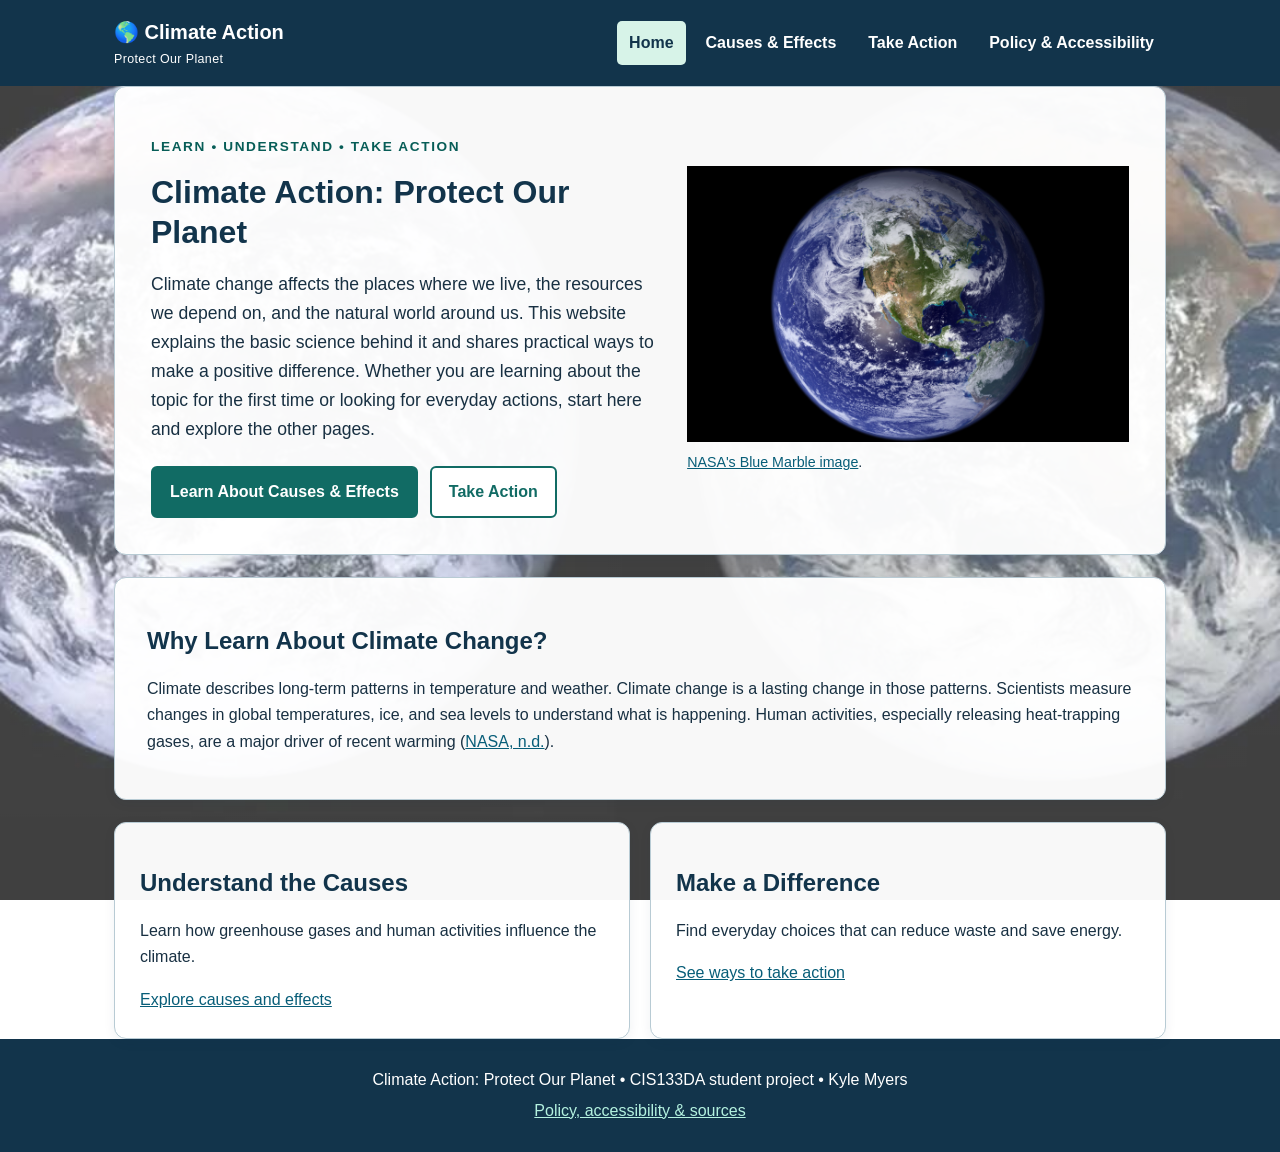
<file: index.html>
<!DOCTYPE html>
<html lang="en">
<head>
  <meta charset="UTF-8">
  <meta name="viewport" content="width=device-width, initial-scale=1">
  <meta name="author" content="Kyle Myers">
  <meta name="description" content="Introduction to climate change and simple ways to help protect our planet.">
  <meta name="keywords" content="climate change, planet, environment">
  <title>Climate Action | Home</title>
  <link rel="stylesheet" href="Css/Default_styles.css">
  <script src="Scripts/Javascript.js" defer></script>
</head>
<body>
  <!-- Skip link helps keyboard users jump to the main content. -->
  <a class="skip-link" href="#main-content">Skip to main content</a>
  <header class="site-header">
    <div class="header-inner">
      <a class="brand" href="index.html">🌎 Climate Action <span>Protect Our Planet</span></a>
      <!-- The same navigation appears on every page. -->
      <nav aria-label="Main navigation"><a href="index.html" aria-current="page">Home</a>
<a href="causes.html">Causes & Effects</a>
<a href="action.html">Take Action</a>
<a href="policy.html">Policy & Accessibility</a></nav>
    </div>
  </header>
  <main id="main-content" class="container">
    <section class="hero">
      <div>
        <p class="eyebrow">Learn • Understand • Take Action</p>
        <h1>Climate Action: Protect Our Planet</h1>
        <p class="lead">Climate change affects the places where we live, the resources we depend on, and the natural world around us. This website explains the basic science behind it and shares practical ways to make a positive difference. Whether you are learning about the topic for the first time or looking for everyday actions, start here and explore the other pages.</p>
        <div class="button-row"><a class="button" href="causes.html">Learn About Causes & Effects</a><a class="button button-outline" href="action.html">Take Action</a></div>
      </div>
      <figure><img src="Images/blue-marble.jpg" alt="Illustration of Earth with blue oceans, green continents, and white clouds" width="580" height="450"><figcaption><a href="https://science.nasa.gov/resource/blue-marble/">NASA's Blue Marble image</a>.</figcaption></figure>
    </section>
    <section class="panel">
      <h2>Why Learn About Climate Change?</h2>
      <p>Climate describes long-term patterns in temperature and weather. Climate change is a lasting change in those patterns. Scientists measure changes in global temperatures, ice, and sea levels to understand what is happening. Human activities, especially releasing heat-trapping gases, are a major driver of recent warming (<a href="https://science.nasa.gov/climate-change/causes/">NASA, n.d.</a>).</p>
    </section>
    <section class="cards" aria-label="Explore the website">
      <article class="card"><h2>Understand the Causes</h2><p>Learn how greenhouse gases and human activities influence the climate.</p><a href="causes.html">Explore causes and effects</a></article>
      <article class="card"><h2>Make a Difference</h2><p>Find everyday choices that can reduce waste and save energy.</p><a href="action.html">See ways to take action</a></article>
    </section>
  </main>
  <footer class="site-footer">
    <p>Climate Action: Protect Our Planet • CIS133DA student project • Kyle Myers</p>
    <p><a href="policy.html">Policy, accessibility & sources</a></p>
  </footer>
</body>
</html>
</file>
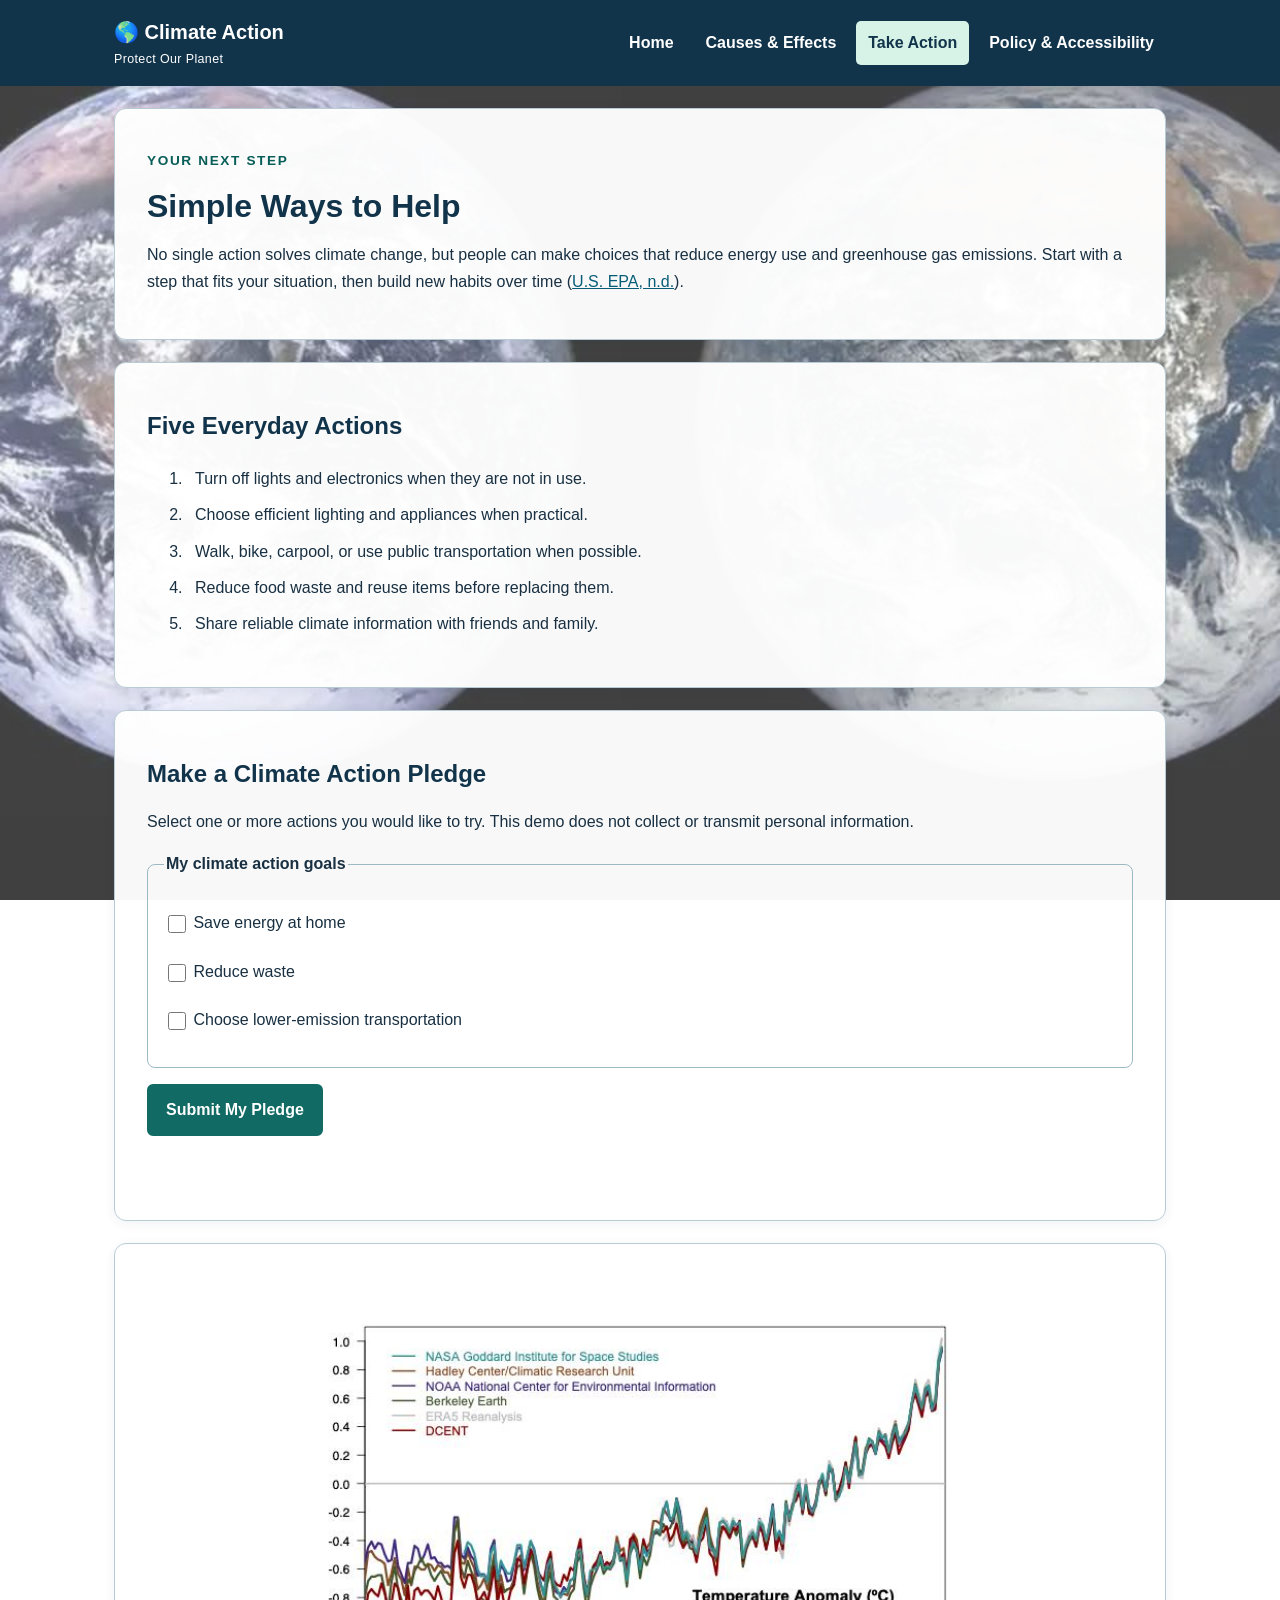
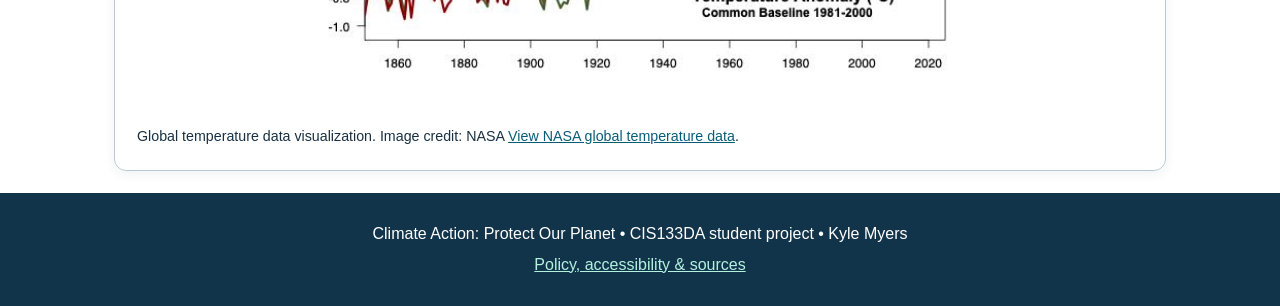
<file: action.html>
<!DOCTYPE html>
<html lang="en">
<head>
  <meta charset="UTF-8">
  <meta name="viewport" content="width=device-width, initial-scale=1">
  <meta name="author" content="Kyle Myers">
  <meta name="description" content="Discover practical climate actions and make a personal pledge.">
  <meta name="keywords" content="climate action, energy, waste">
  <title>Climate Action | Take Action</title>
  <link rel="stylesheet" href="Css/Default_styles.css">
  <script src="Scripts/Javascript.js" defer></script>
</head>
<body>
  <!-- Skip link helps keyboard users jump to the main content. -->
  <a class="skip-link" href="#main-content">Skip to main content</a>
  <header class="site-header">
    <div class="header-inner">
      <a class="brand" href="index.html">🌎 Climate Action <span>Protect Our Planet</span></a>
      <!-- The same navigation appears on every page. -->
      <nav aria-label="Main navigation"><a href="index.html">Home</a>
<a href="causes.html">Causes & Effects</a>
<a href="action.html" aria-current="page">Take Action</a>
<a href="policy.html">Policy & Accessibility</a></nav>
    </div>
  </header>
  <main id="main-content" class="container">
    <section class="page-intro"><p class="eyebrow">Your Next Step</p><h1>Simple Ways to Help</h1><p>No single action solves climate change, but people can make choices that reduce energy use and greenhouse gas emissions. Start with a step that fits your situation, then build new habits over time (<a href="https://www.epa.gov/climate-change/what-you-can-do-about-climate-change">U.S. EPA, n.d.</a>).</p></section>
    <section class="panel"><h2>Five Everyday Actions</h2><ol class="action-list"><li>Turn off lights and electronics when they are not in use.</li><li>Choose efficient lighting and appliances when practical.</li><li>Walk, bike, carpool, or use public transportation when possible.</li><li>Reduce food waste and reuse items before replacing them.</li><li>Share reliable climate information with friends and family.</li></ol></section>
    <section class="panel" aria-labelledby="pledge-title"><h2 id="pledge-title">Make a Climate Action Pledge</h2><p>Select one or more actions you would like to try. This demo does not collect or transmit personal information.</p>
      <!-- Labels are associated with each checkbox to improve accessibility. -->
      <form id="pledge-form" aria-label="Make a Climate Action Pledge"><fieldset><legend>My climate action goals</legend><label class="check-option"><input type="checkbox" name="pledge" value="Save energy at home"> Save energy at home</label><label class="check-option"><input type="checkbox" name="pledge" value="Reduce waste"> Reduce waste</label><label class="check-option"><input type="checkbox" name="pledge" value="Choose lower-emission transportation"> Choose lower-emission transportation</label></fieldset><button type="submit">Submit My Pledge</button><p id="pledge-message" role="status" aria-live="polite"></p></form>
    </section>
    <figure class="featured-figure"><img src="Images/global-temperature.png" alt="Graph showing rising global temperatures from 1850 to 2020." width="900" height="420"><figcaption>Global temperature data visualization. Image credit: NASA <a href="https://science.nasa.gov/earth/explore/earth-indicators/global-temperature/">View NASA global temperature data</a>.</figcaption></figure>
  </main>
    <footer class="site-footer">
    <p>Climate Action: Protect Our Planet • CIS133DA student project • Kyle Myers</p>
    <p><a href="policy.html">Policy, accessibility & sources</a></p>
  </footer>
</body>
</html>
</file>
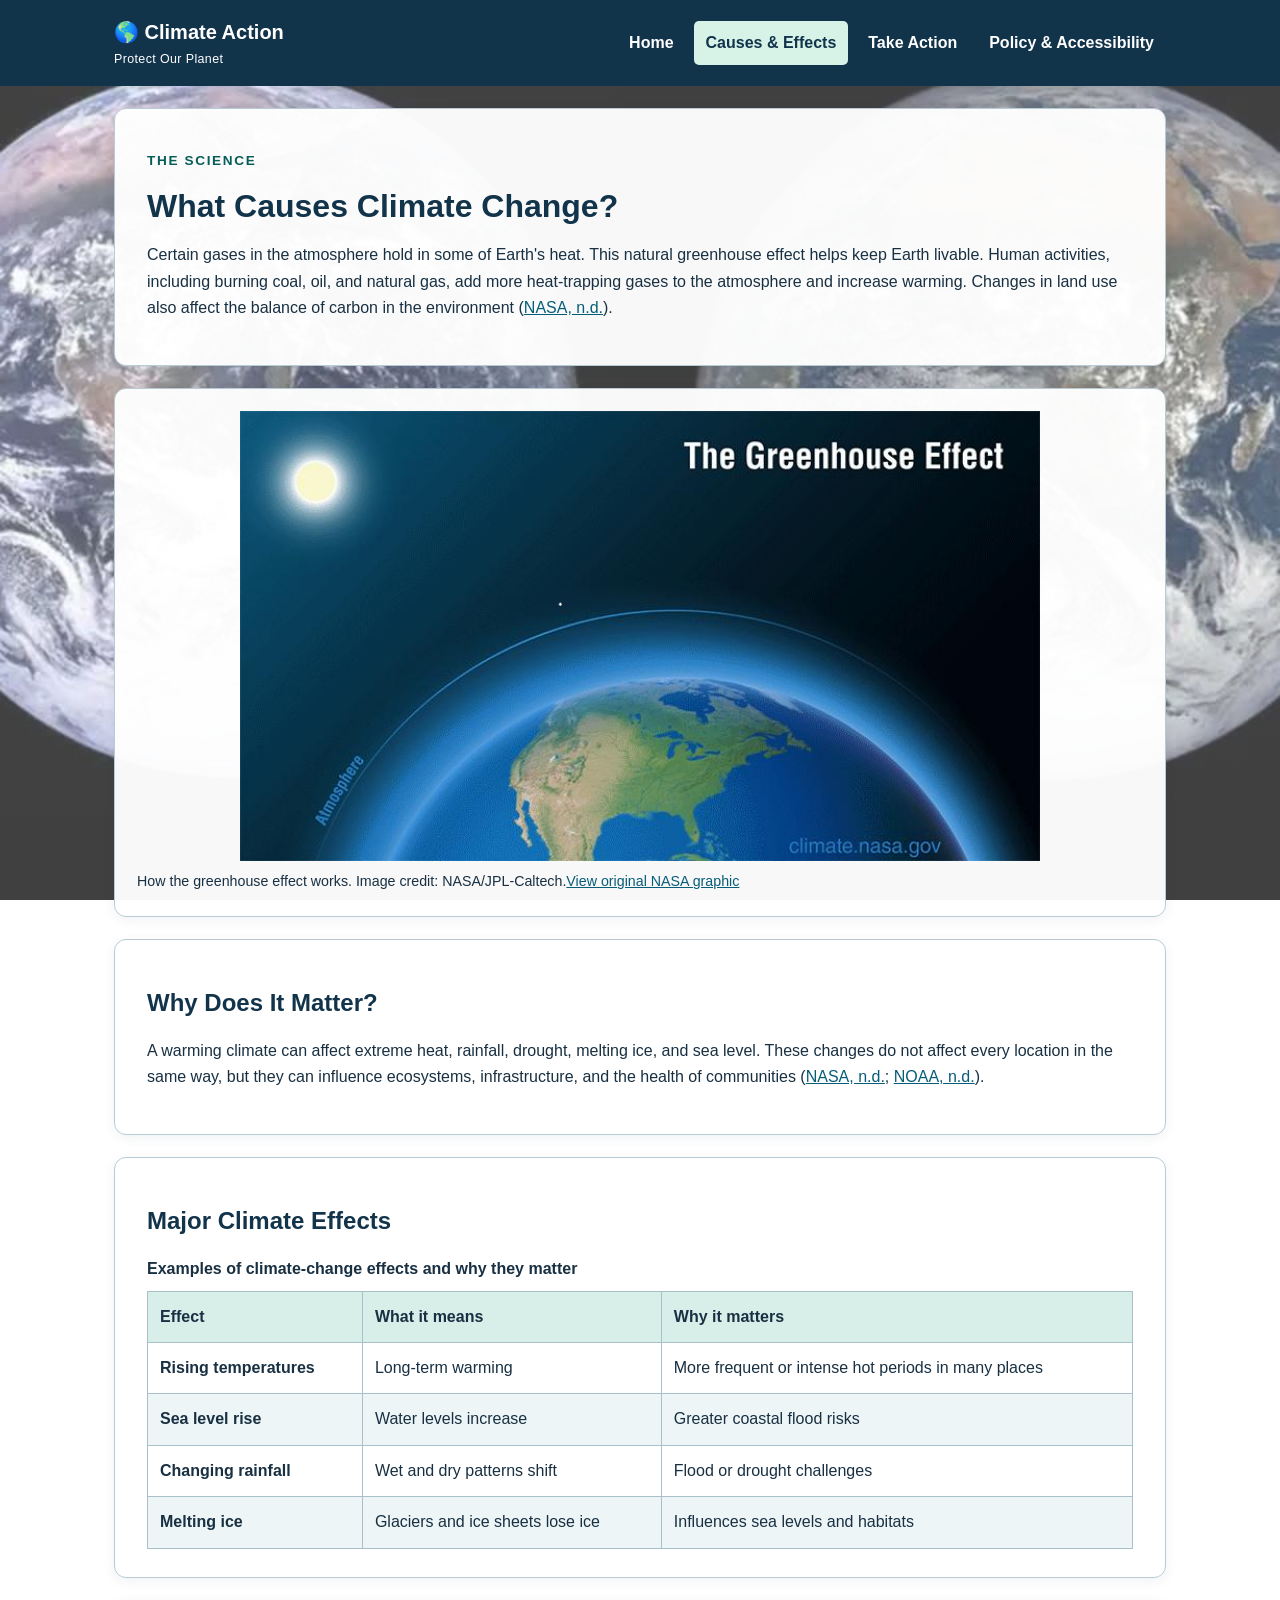
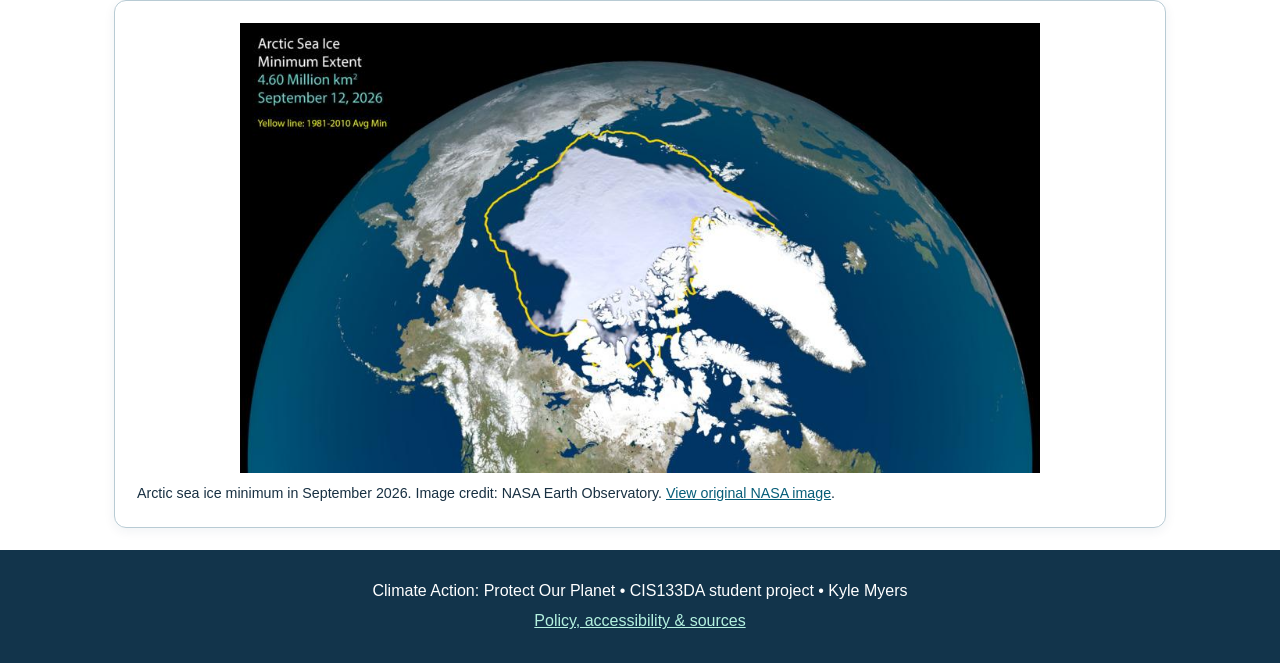
<file: causes.html>
<!DOCTYPE html>
<html lang="en">
<head>
  <meta charset="UTF-8">
  <meta name="viewport" content="width=device-width, initial-scale=1">
  <meta name="author" content="Kyle Myers">
  <meta name="description" content="Learn about greenhouse gases and how climate change affects communities and nature.">
  <meta name="keywords" content="greenhouse gases, warming, impacts">
  <title>Climate Action | Causes & Effects</title>
  <link rel="stylesheet" href="Css/Default_styles.css">
  <script src="Scripts/Javascript.js" defer></script>
</head>
<body>
  <!-- Skip link helps keyboard users jump to the main content. -->
  <a class="skip-link" href="#main-content">Skip to main content</a>
  <header class="site-header">
    <div class="header-inner">
      <a class="brand" href="index.html">🌎 Climate Action <span>Protect Our Planet</span></a>
      <!-- The same navigation appears on every page. -->
      <nav aria-label="Main navigation"><a href="index.html">Home</a>
<a href="causes.html" aria-current="page">Causes & Effects</a>
<a href="action.html">Take Action</a>
<a href="policy.html">Policy & Accessibility</a></nav>
    </div>
  </header>
  <main id="main-content" class="container">
    <section class="page-intro"><p class="eyebrow">The Science</p><h1>What Causes Climate Change?</h1><p>Certain gases in the atmosphere hold in some of Earth's heat. This natural greenhouse effect helps keep Earth livable. Human activities, including burning coal, oil, and natural gas, add more heat-trapping gases to the atmosphere and increase warming. Changes in land use also affect the balance of carbon in the environment (<a href="https://science.nasa.gov/climate-change/causes/">NASA, n.d.</a>).</p></section>
    <figure class="featured-figure"><img src="Images/Greenhouse-effect.png" alt="Diagram showing sunlight reaching Earth and some outgoing heat remaining in the atmosphere" width="900" height="420"><figcaption>How the greenhouse effect works. Image credit: NASA/JPL-Caltech.<a href="https://science.nasa.gov/resource/graphic-the-greenhouse-effect/">View original NASA graphic</a></figcaption></figure>
    <section class="panel"><h2>Why Does It Matter?</h2><p>A warming climate can affect extreme heat, rainfall, drought, melting ice, and sea level. These changes do not affect every location in the same way, but they can influence ecosystems, infrastructure, and the health of communities (<a href="https://science.nasa.gov/climate-change/effects/">NASA, n.d.</a>; <a href="https://www.noaa.gov/education/resource-collections/climate/climate-change-impacts">NOAA, n.d.</a>).</p></section>
    <section class="panel"><h2>Major Climate Effects</h2><div class="table-scroll"><table><caption>Examples of climate-change effects and why they matter</caption><thead><tr><th scope="col">Effect</th><th scope="col">What it means</th><th scope="col">Why it matters</th></tr></thead><tbody><tr><th scope="row">Rising temperatures</th><td>Long-term warming</td><td>More frequent or intense hot periods in many places</td></tr><tr><th scope="row">Sea level rise</th><td>Water levels increase</td><td>Greater coastal flood risks</td></tr><tr><th scope="row">Changing rainfall</th><td>Wet and dry patterns shift</td><td>Flood or drought challenges</td></tr><tr><th scope="row">Melting ice</th><td>Glaciers and ice sheets lose ice</td><td>Influences sea levels and habitats</td></tr></tbody></table></div></section>
    <figure class="featured-figure"><img src="Images/arctic-sea-ice.png" alt="Illustration of white Arctic sea ice floating in dark blue seawater beneath mountains" width="900" height="420"><figcaption> Arctic sea ice minimum in September 2026. Image credit: NASA Earth Observatory. <a href="https://science.nasa.gov/earth/earth-observatory/arctic-sea-ice-shrinks-to-its-2026-minimum/">View original NASA image</a>.</figcaption></figure>
  </main>
  <footer class="site-footer">
    <p>Climate Action: Protect Our Planet • CIS133DA student project • Kyle Myers</p>
    <p><a href="policy.html">Policy, accessibility & sources</a></p>
  </footer>
</body>
</html>
</file>
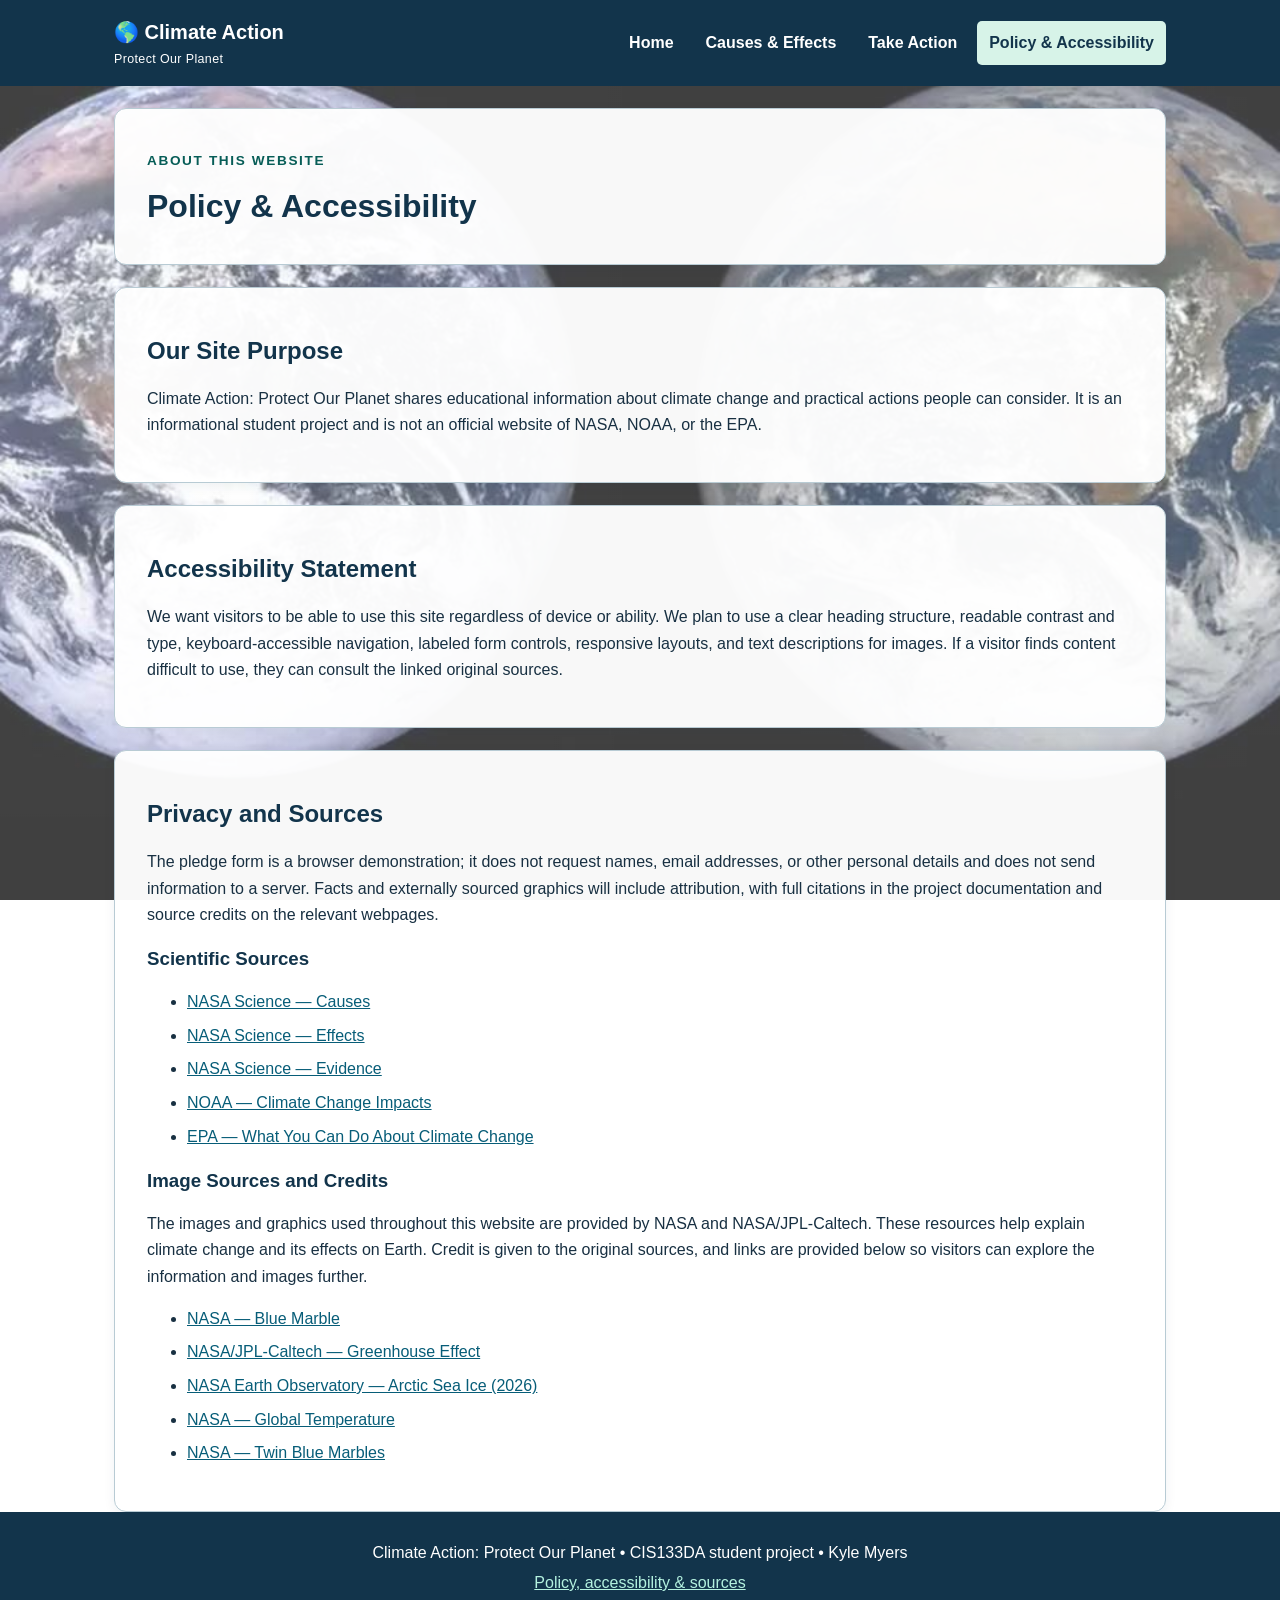
<file: policy.html>
<!DOCTYPE html>
<html lang="en">
<head>
  <meta charset="UTF-8">
  <meta name="viewport" content="width=device-width, initial-scale=1">
  <meta name="author" content="Kyle Myers">
  <meta name="description" content="Read our site purpose, accessibility statement, privacy note, and sources.">
  <meta name="keywords" content="site policy, accessibility, citations">
  <title>Climate Action | Policy & Accessibility</title>
  <link rel="stylesheet" href="Css/Default_styles.css">
  <script src="Scripts/Javascript.js" defer></script>
</head>
<body>
  <!-- Skip link helps keyboard users jump to the main content. -->
  <a class="skip-link" href="#main-content">Skip to main content</a>
  <header class="site-header">
    <div class="header-inner">
      <a class="brand" href="index.html">🌎 Climate Action <span>Protect Our Planet</span></a>
      <!-- The same navigation appears on every page. -->
      <nav aria-label="Main navigation"><a href="index.html">Home</a>
<a href="causes.html">Causes & Effects</a>
<a href="action.html">Take Action</a>
<a href="policy.html" aria-current="page">Policy & Accessibility</a></nav>
    </div>
  </header>
  <main id="main-content" class="container">
    <section class="page-intro"><p class="eyebrow">About This Website</p><h1>Policy & Accessibility</h1></section>
    <section class="panel"><h2>Our Site Purpose</h2><p>Climate Action: Protect Our Planet shares educational information about climate change and practical actions people can consider. It is an informational student project and is not an official website of NASA, NOAA, or the EPA.</p></section>
    <section class="panel"><h2>Accessibility Statement</h2><p>We want visitors to be able to use this site regardless of device or ability. We plan to use a clear heading structure, readable contrast and type, keyboard-accessible navigation, labeled form controls, responsive layouts, and text descriptions for images. If a visitor finds content difficult to use, they can consult the linked original sources.</p></section>
    <section class="panel"><h2>Privacy and Sources</h2><p>The pledge form is a browser demonstration; it does not request names, email addresses, or other personal details and does not send information to a server. Facts and externally sourced graphics will include attribution, with full citations in the project documentation and source credits on the relevant webpages.</p>
      <h3>Scientific Sources</h3><ul class="sources"><li><a href="https://science.nasa.gov/climate-change/causes/">NASA Science — Causes</a></li><li><a href="https://science.nasa.gov/climate-change/effects/">NASA Science — Effects</a></li><li><a href="https://science.nasa.gov/climate-change/evidence/">NASA Science — Evidence</a></li><li><a href="https://www.noaa.gov/education/resource-collections/climate/climate-change-impacts">NOAA — Climate Change Impacts</a></li><li><a href="https://www.epa.gov/climate-change/what-you-can-do-about-climate-change">EPA — What You Can Do About Climate Change</a></li></ul>
      <h3>Image Sources and Credits</h3><p>The images and graphics used throughout this website are provided by NASA and NASA/JPL-Caltech. These resources help explain climate change and its effects on Earth. Credit is given to the original sources, and links are provided below so visitors can explore the information and images further.</p><ul class="sources"><li><a href="https://science.nasa.gov/resource/blue-marble/">NASA — Blue Marble</a></li><li><a href="https://science.nasa.gov/resource/graphic-the-greenhouse-effect/">NASA/JPL-Caltech — Greenhouse Effect</a></li><li><a href="https://science.nasa.gov/earth/earth-observatory/arctic-sea-ice-shrinks-to-its-2026-minimum/">NASA Earth Observatory — Arctic Sea Ice (2026)</a></li><li><a href="https://science.nasa.gov/earth/explore/earth-indicators/global-temperature/">NASA — Global Temperature</a></li><li><a href="https://science.nasa.gov/resource/twin-blue-marbles/">NASA — Twin Blue Marbles</a></li></ul></section>
  </main>
  <footer class="site-footer">
    <p>Climate Action: Protect Our Planet • CIS133DA student project • Kyle Myers</p>
    <p><a href="policy.html">Policy, accessibility & sources</a></p>
  </footer>
</body>
</html>
</file>
<file: Css/Default_styles.css>
/* Main stylesheet: one design shared by all four pages. */
:root { color-scheme: light; --navy:#12344b; --teal:#116b64; --cream:#f5f9fa; --ink:#183042; --line:#b8cbd4; }
* { box-sizing: border-box; }
html { scroll-behavior: smooth; }
/* Background image is an original SVG illustration in the Images folder. */
body { margin:0; color:var(--ink); font: 1rem/1.65 Arial, Helvetica, sans-serif; background:linear-gradient(rgba(255,255,255,0.25), rgba(255,255,255,0.25)), url('../Images/earth-background.png') center top/cover fixed no-repeat; }
a { color:#075d78; } a:hover { text-decoration-thickness:3px; }
a:focus-visible, button:focus-visible, input:focus-visible { outline:3px solid #c6680e; outline-offset:3px; }
.skip-link { position:absolute; left:12px; top:-80px; background:white; padding:12px; z-index:9; }
.skip-link:focus { top:12px; }
/* Class selector used to style the website header without affecting other header elements. */
.site-header { background:var(--navy); color:white; }
.header-inner { max-width:1100px; margin:auto; padding:16px 24px; display:flex; align-items:center; justify-content:space-between; gap:18px; flex-wrap:wrap; }
.brand { color:white; font-size:1.25rem; font-weight:bold; text-decoration:none; }
.brand span { font-size:.78rem; display:block; font-weight:normal; letter-spacing:.03em; }
nav { display:flex; gap:8px; flex-wrap:wrap; }
nav a { color:white; padding:9px 12px; border-radius:5px; text-decoration:none; font-weight:bold; }
nav a:hover, nav a[aria-current='page'] { background:#d7f3e8; color:#12344b; }
/* .container is reused to center page content at a readable line length. */
.container { max-width:1100px; margin:auto; padding:0 24px; }
h1,h2,h3 { line-height:1.25; color:var(--navy); } h1 { font-size: 2.5rem; margin: .3em 0; } h1 { font-size: 2rem; }
.eyebrow { color:#075d57; text-transform:uppercase; font-size:.85rem; letter-spacing:.12em; font-weight:bold; }
.lead { font-size:1.1rem; }
.hero, .panel, .card, .featured-figure, .page-intro { background:rgba(255,255,255,.96); border:1px solid var(--line); border-radius:12px; box-shadow:0 3px 12px #12344b10; }
/* The hero class styles the main introduction without changing other page sections. */
.hero { display:grid; grid-template-columns:1.15fr 1fr; gap:28px; align-items:center; padding:36px; }
.hero figure { margin:0; } img { max-width:100%; height:auto; display:block; }
figcaption { margin-top:9px; font-size:.89rem; }
.button-row { display:flex; flex-wrap:wrap; gap:12px; margin-top:22px; }
.button, button { display:inline-block; background:var(--teal); border:2px solid var(--teal); padding:11px 17px; border-radius:6px; color:white; font:inherit; font-weight:bold; text-decoration:none; cursor:pointer; }
.button:hover, button:hover { background:#084d47; color:white; }
.button-outline { color:var(--teal); background:white; } .button-outline:hover { color:white; }
.panel, .page-intro { padding:28px 32px; margin-top:22px; }
.cards { display:grid; grid-template-columns:repeat(2,minmax(0,1fr)); gap:20px; margin-top:22px; }
/* The card class styles individual content boxes without affecting other HTML articles. */
.card { padding:25px; }
.featured-figure { margin:22px 0; padding:22px; }
.featured-figure img { width:100%; max-height:450px; object-fit:contain; }
.table-scroll { overflow-x:auto; } table { width:100%; border-collapse:collapse; min-width:570px; } caption { text-align:left; padding-bottom:8px; font-weight:bold; }
th,td { border:1px solid #a8c0cb; padding:12px; text-align:left; vertical-align:top; }
thead { background:#d8eee9; } tbody tr:nth-child(even) { background:#edf5f7; }
.action-list li { padding:5px 0 5px 8px; }
fieldset { border:1px solid #9dbac3; padding:16px; border-radius:8px; margin:16px 0; } legend { font-weight:bold; }
/* .check-option styles only pledge selections, not navigation links or other labels. */
.check-option { display:block; margin:12px 0; padding:5px 0; cursor:pointer; }
.check-option input { width:18px; height:18px; vertical-align:middle; accent-color:var(--teal); }
/* #pledge-message is unique because only the action form displays a status message. */
#pledge-message { font-weight:bold; min-height:1.5em; color:#16594b; }
.sources li { margin:.45em 0; overflow-wrap:anywhere; }
.site-footer { padding:24px; text-align:center; background:var(--navy); color:white; } .site-footer p { margin:4px; } .site-footer a { color:#b4f2e0; }
/* Responsive design: stack content and navigation on phones. */
@media (max-width:720px) { .hero,.cards { grid-template-columns:1fr; } .hero { padding:24px; } .header-inner { align-items:flex-start; } nav { width:100%; } nav a { padding:8px 9px; } .panel,.page-intro { padding:22px; } body { background-attachment:scroll; } }
@media (prefers-reduced-motion:reduce) { html { scroll-behavior:auto; } }
</file>
